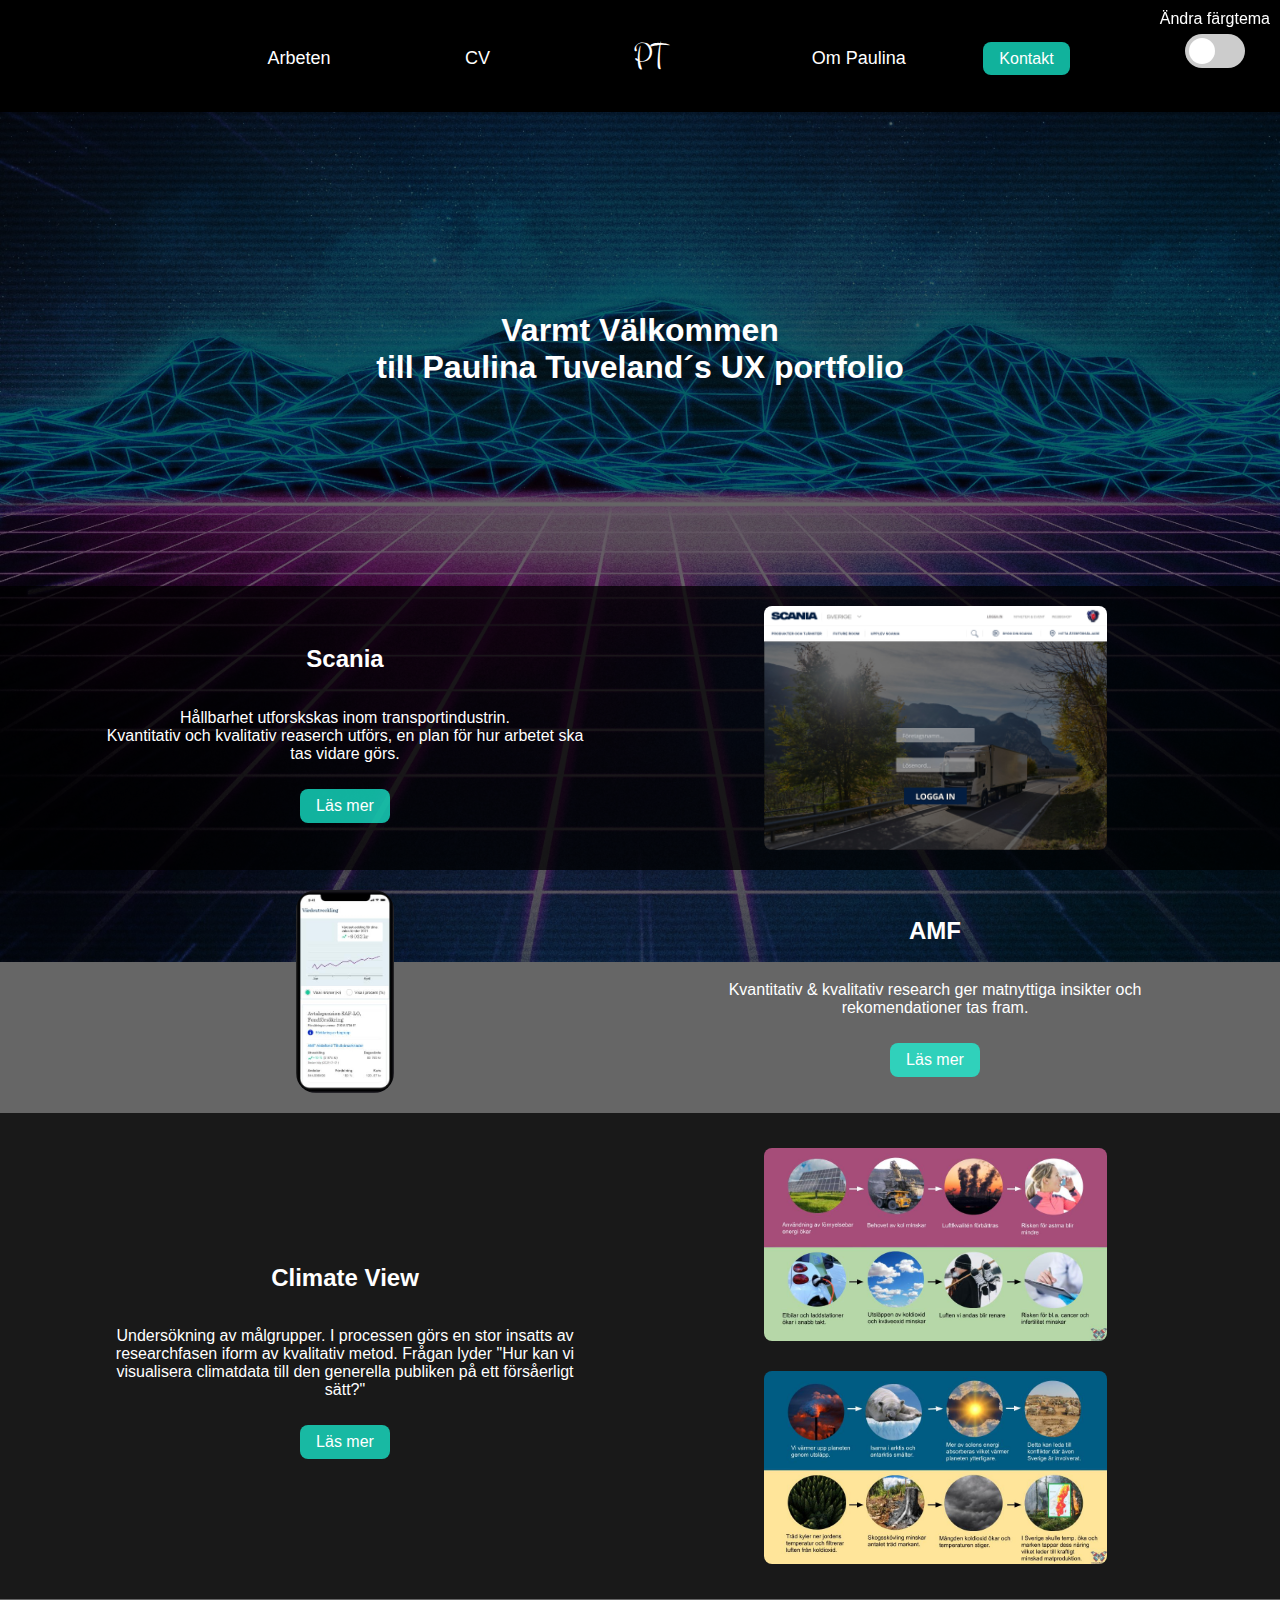
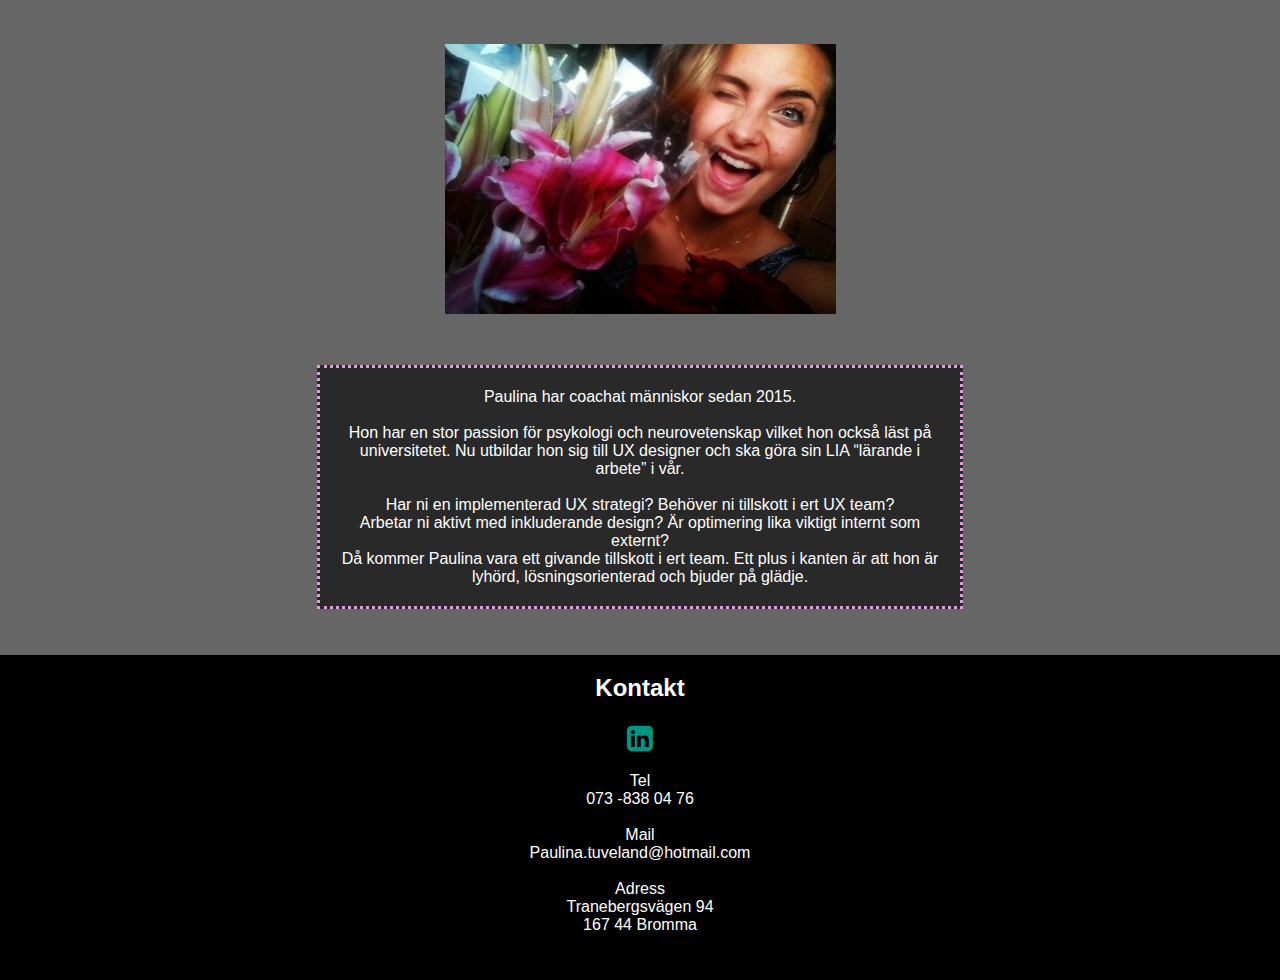
<file: index.html>
<!DOCTYPE html>
<html lang="sv">
<head>
    <meta charset="UTF-8">
    <meta http-equiv="X-UA-Compatible" content="IE=edge">
    <meta name="viewport" content="width=device-width, initial-scale=1.0">
    <title>UX Designer portfolio of Paulina Tuveland</title>
    <link rel="icon" type="image/png" href="img/woman.png">
<link href="style.css" rel="stylesheet">
<link rel="stylesheet" href="https://cdnjs.cloudflare.com/ajax/libs/font-awesome/4.7.0/css/font-awesome.min.css">
<link href="https://fonts.googleapis.com/css2?family=Montez&display=swap" rel="stylesheet">
</head>
  <body>
    <div id="wrapper">
      <header>
        <nav>
          <a id="homeLinkMobile" class="fa fa-home" href="index.html"></a> <!--Only in mobil version-->
          <a href="#work">Arbeten</a>
          <a href="CV -Paulina Tuveland - UX.pdf" target=”_blank” >CV</a>
          <a id="homeLink" href="#">PT</a>
          <a href="#about">Om Paulina</a>
          <a class="learnMore" id="navButton" href="#contact">Kontakt</a>
        </nav>
          <!--light vs night button-->
          <div id="darkModeBox">
            <span>Ändra färgtema</span>
            <label class="switch">
              <input id="darkMode" type="checkbox">
              <span class="slider round"></span>
            </label>
            </div>
      </header>

      <main>
        <section>
          <h1>Varmt Välkommen<br/>
          till Paulina Tuveland´s UX portfolio</h1>
        </section>

        <section class="dark" id="work">
          <section class="row">
            <h2>Scania</h2> 
            <p>Hållbarhet utforskskas inom transportindustrin.<br/>
             Kvantitativ och kvalitativ reaserch utförs, en plan för hur arbetet ska tas vidare görs.<br/></p>
             <a class="learnMore" href="scania.html">Läs mer</a>
          </section>

          <section class="row">
            <img id="sustainabilityPic" src="img/img-scania-portfolio.jpg" alt="Road and forest Picture" title="Scania">
          </section>
        </section>

        <section class="light"> 
          <section class="row">
            <img id="mobilPic" src="img/img-amf-mobil.jpg" alt="Mobil Mocup Amf" title="Amf">
          </section>

          <section class="row">
            <h2>AMF</h2> 
            <p>Kvantitativ & kvalitativ research ger matnyttiga insikter och rekomendationer tas fram.</p>
            <a class="learnMore" href="amf.html">Läs mer</a>
          </section>
          <!--class="mobilPicMobil" only in mobil version-->
          <img class="mobilPicMobil" src="img/img-amf-mobil.jpg" alt="Mobil Mocup Amf" title="Amf">
        </section> 

      <section a class="dark"> 
          <section class="row">
            <h2>Climate View</h2> 
            <p>Undersökning av målgrupper. I processen görs en stor insatts av researchfasen iform av kvalitativ metod. Frågan lyder "Hur kan vi visualisera climatdata till den generella publiken på ett försåerligt sätt?"</p>
            <a class="learnMore" href="climateview.html">Läs mer</a>
          </section>

          <section class="row">
            <img class="climateButterfly" src="img/img-climateButterflyPos.jpg" alt="Mocup of Climate Butterfly" title="Climate Butterfly">
            <img class="climateButterfly" src="img/img-climateButterflyNeg.jpg" alt="Mocup of Climate Butterfly" title="Climate Butterfly">
          </section>
        </section> 

        <section a id="about"> 
          <img id="profilPic" src="img/img-profilPic.jpg" alt="Profil picture of Paulina" title="profil picture">
            <p class="dottedBoarder">Paulina har coachat människor sedan 2015. <br/><br/>
              Hon har en stor passion för psykologi och neurovetenskap vilket hon också läst på universitetet. 
              Nu utbildar hon sig till UX designer och ska göra sin LIA “lärande i arbete” i vår. <br/><br/>
              Har ni en implementerad UX strategi? Behöver ni tillskott i ert UX team? <br/>
              Arbetar ni aktivt med inkluderande design? Är optimering lika viktigt internt som externt?<br/>
              Då kommer Paulina vara ett givande tillskott i ert team. 
              Ett plus i kanten är att hon är lyhörd, lösningsorienterad och bjuder på glädje.</p>
        </section> 
        <section>
          <!--Only in mobil version-->
          <a class="learnMore" id="toTopMobil" href="#">Till toppen</a>
        </section>
      </main>

      <footer id="contact">
        <h2>Kontakt</h2>
        <a href="https://www.linkedin.com/in/paulina-tuveland-68ab6b138/" title="linkedin" target=”_blank”> <i class="fa fa-linkedin-square"></i> </a>
          <p>
            Tel<br/>
            073 -838 04 76<br/><br/>
            Mail<br/>
            Paulina.tuveland@hotmail.com<br/><br/>
            Adress<br/>
            Tranebergsvägen 94<br/> 167 44 Bromma
          </p>
      </footer>
    </div>
    <script src="script.js"></script>
  </body>
</html>
</file>
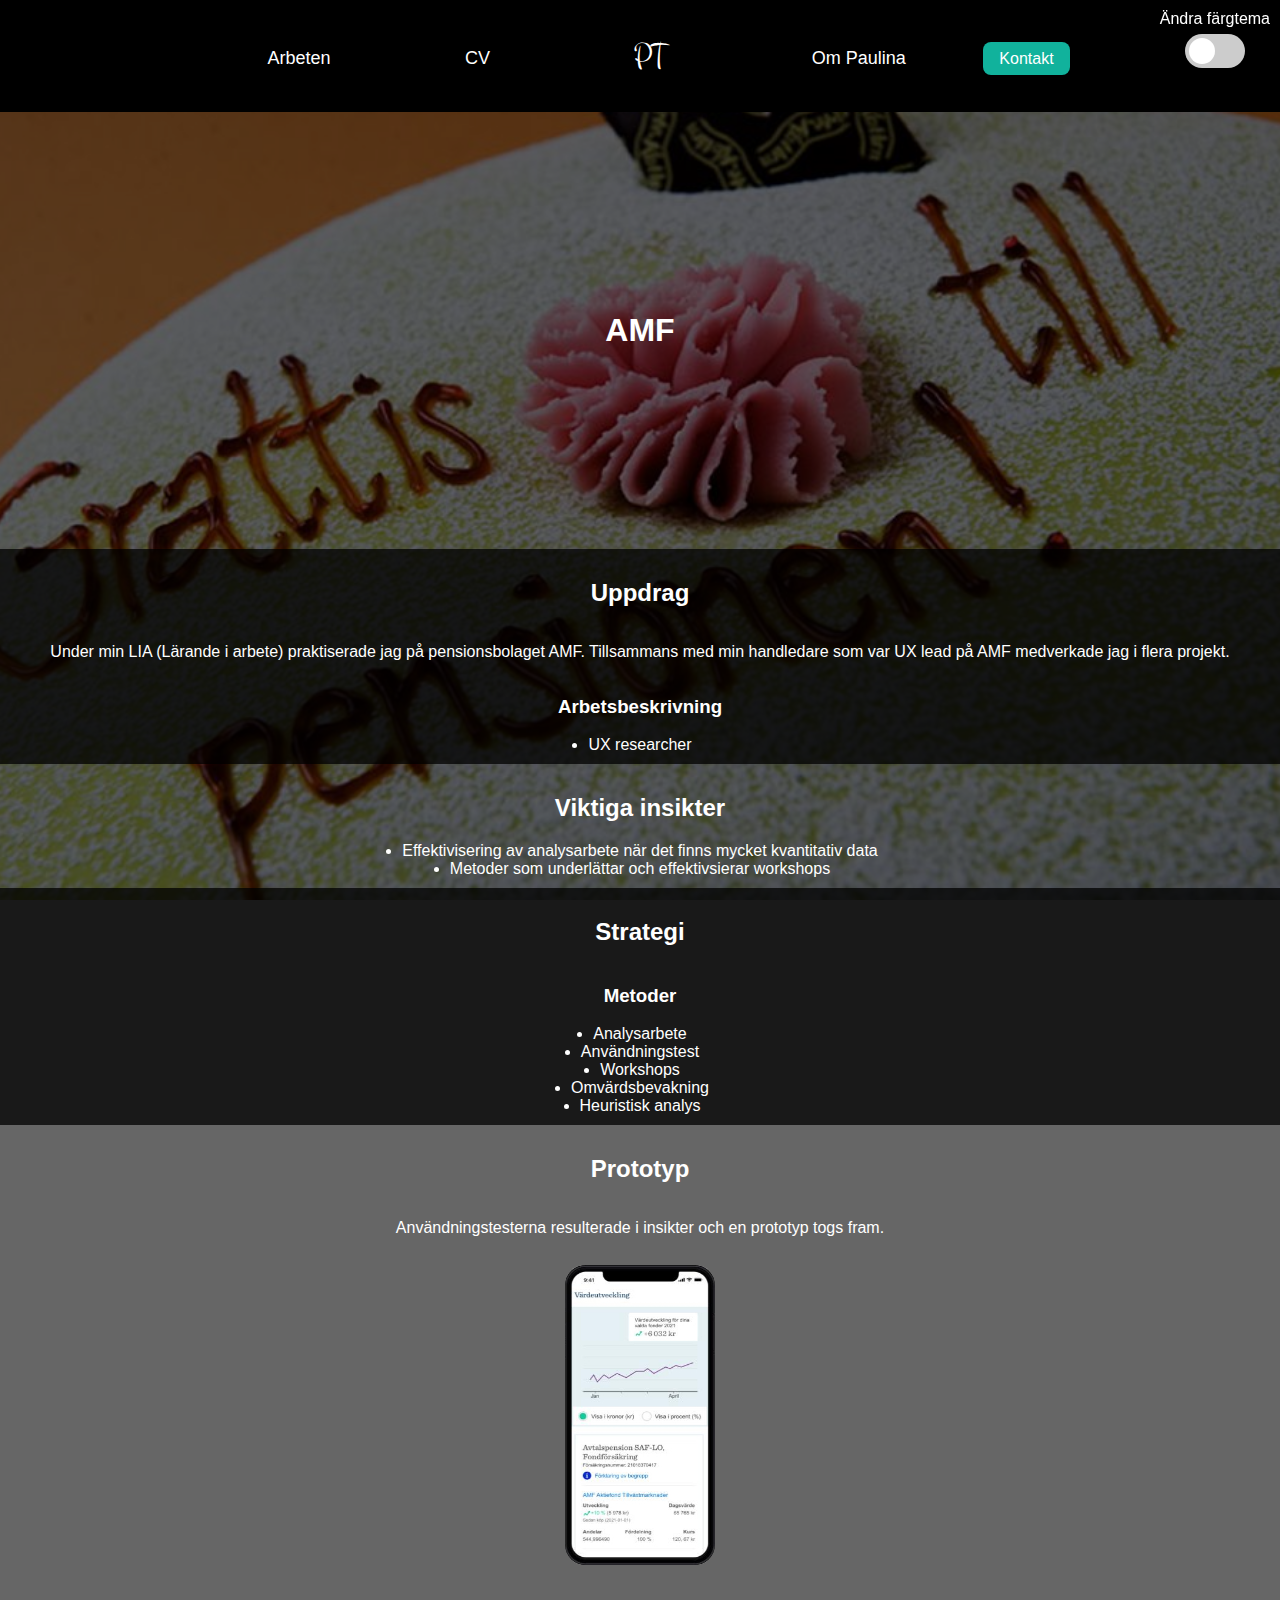
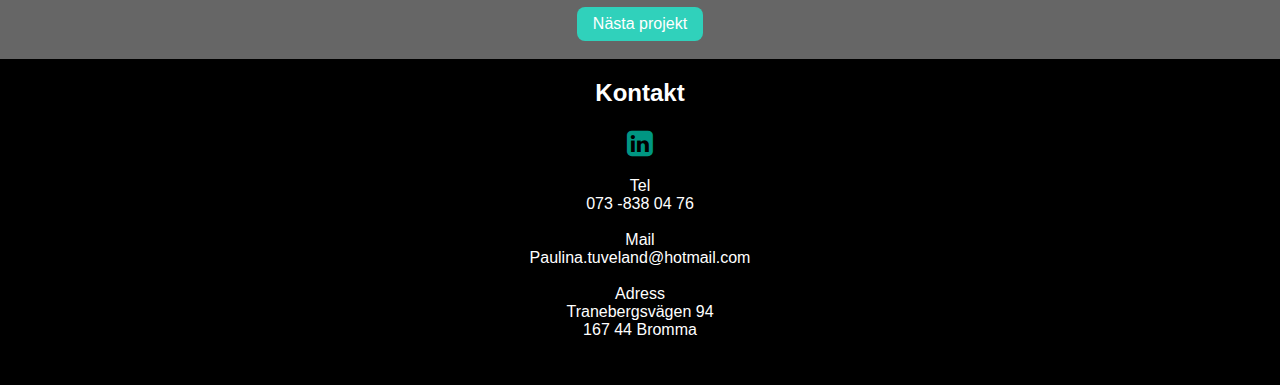
<file: amf.html>
<!DOCTYPE html>
<html lang="en">
<head>
    <meta charset="UTF-8">
    <meta http-equiv="X-UA-Compatible" content="IE=edge">
    <meta name="viewport" content="width=device-width, initial-scale=1.0">
    <title>Scania</title>
    <link rel="icon" type="image/png" href="img/woman.png">
<link href="style.css" rel="stylesheet">
<link rel="stylesheet" href="https://cdnjs.cloudflare.com/ajax/libs/font-awesome/4.7.0/css/font-awesome.min.css">
<link href="https://fonts.googleapis.com/css2?family=Montez&display=swap" rel="stylesheet">
</head>
  <body>
    <div id="wrapper">
      <header>
        <nav>
          <a id="homeLinkMobile" class="fa fa-home" href="index.html"></a> <!--mobil version-->
          <a href="index.html#work">Arbeten</a>
          <a href="CV -Paulina Tuveland - UX.pdf" target=”_blank” >CV</a>
          <a id="homeLink" href="index.html">PT</a>
          <a href="index.html#about">Om Paulina</a>
          <a class="learnMore" id="navButton" href="#contact">Kontakt</a>
        </nav>
         <!--light vs night button-->
         <div id="darkModeBox">
          <span>Ändra färgtema</span>
          <label class="switch">
            <input id="darkMode" type="checkbox">
            <span class="slider round"></span>
          </label>
          </div>
      <!--light vs night button-->
      </header>

      <main id="mainAmf">
        <section>
          <h1>AMF</h1>
        </section>

        <section class="darkOtherPage">
            <h2>Uppdrag</h2> 
              <p>Under min LIA (Lärande i arbete) praktiserade jag på pensionsbolaget AMF. Tillsammans med min handledare som var UX lead på AMF medverkade jag i flera projekt.</p>
            <h3>Arbetsbeskrivning</h3>   
              <li>UX researcher</li>
        </section>

        <section> 
          <h2>Viktiga insikter</h2> 
          <li>Effektivisering av analysarbete när det finns mycket kvantitativ data</li>
          <li>Metoder som underlättar och effektivsierar workshops</li>
        </section> 

        <section class="darkOtherPage"> 
            <h2>Strategi</h2> 
            <h3>Metoder</h3>
              <li>Analysarbete</li>
              <li>Användningstest</li>
              <li>Workshops</li>
              <li>Omvärdsbevakning</li>
              <li>Heuristisk analys</li>
        </section> 

        <section>
          <h2>Prototyp</h2>
          <p>Användningstesterna resulterade i insikter och en prototyp togs fram.</p>
          <img id="mobilPicAmf" src="img/img-amf-mobil.jpg" alt="Mobil Mocup Amf" title="Amf">
      </section>


        <section>
          <a class="learnMore" href="climateview.html">Nästa projekt</a>
          <!--Only in mobil version-->
          <a class="learnMore" id="toTopMobil" href="#">Till toppen</a>
        </section>
      </main>

      <footer id="contact">
        <h2>Kontakt</h2>
        <a href="https://www.linkedin.com/in/paulina-tuveland-68ab6b138/" title="linkedin" target=”_blank”> <i class="fa fa-linkedin-square"></i> </a>
          <p>
            Tel<br/>
            073 -838 04 76<br/><br/>
            Mail<br/>
            Paulina.tuveland@hotmail.com<br/><br/>
            Adress<br/>
            Tranebergsvägen 94<br/> 167 44 Bromma
          </p>
      </footer>
    </div>
    <script src="script.js"></script>
  </body>
</html>
</file>
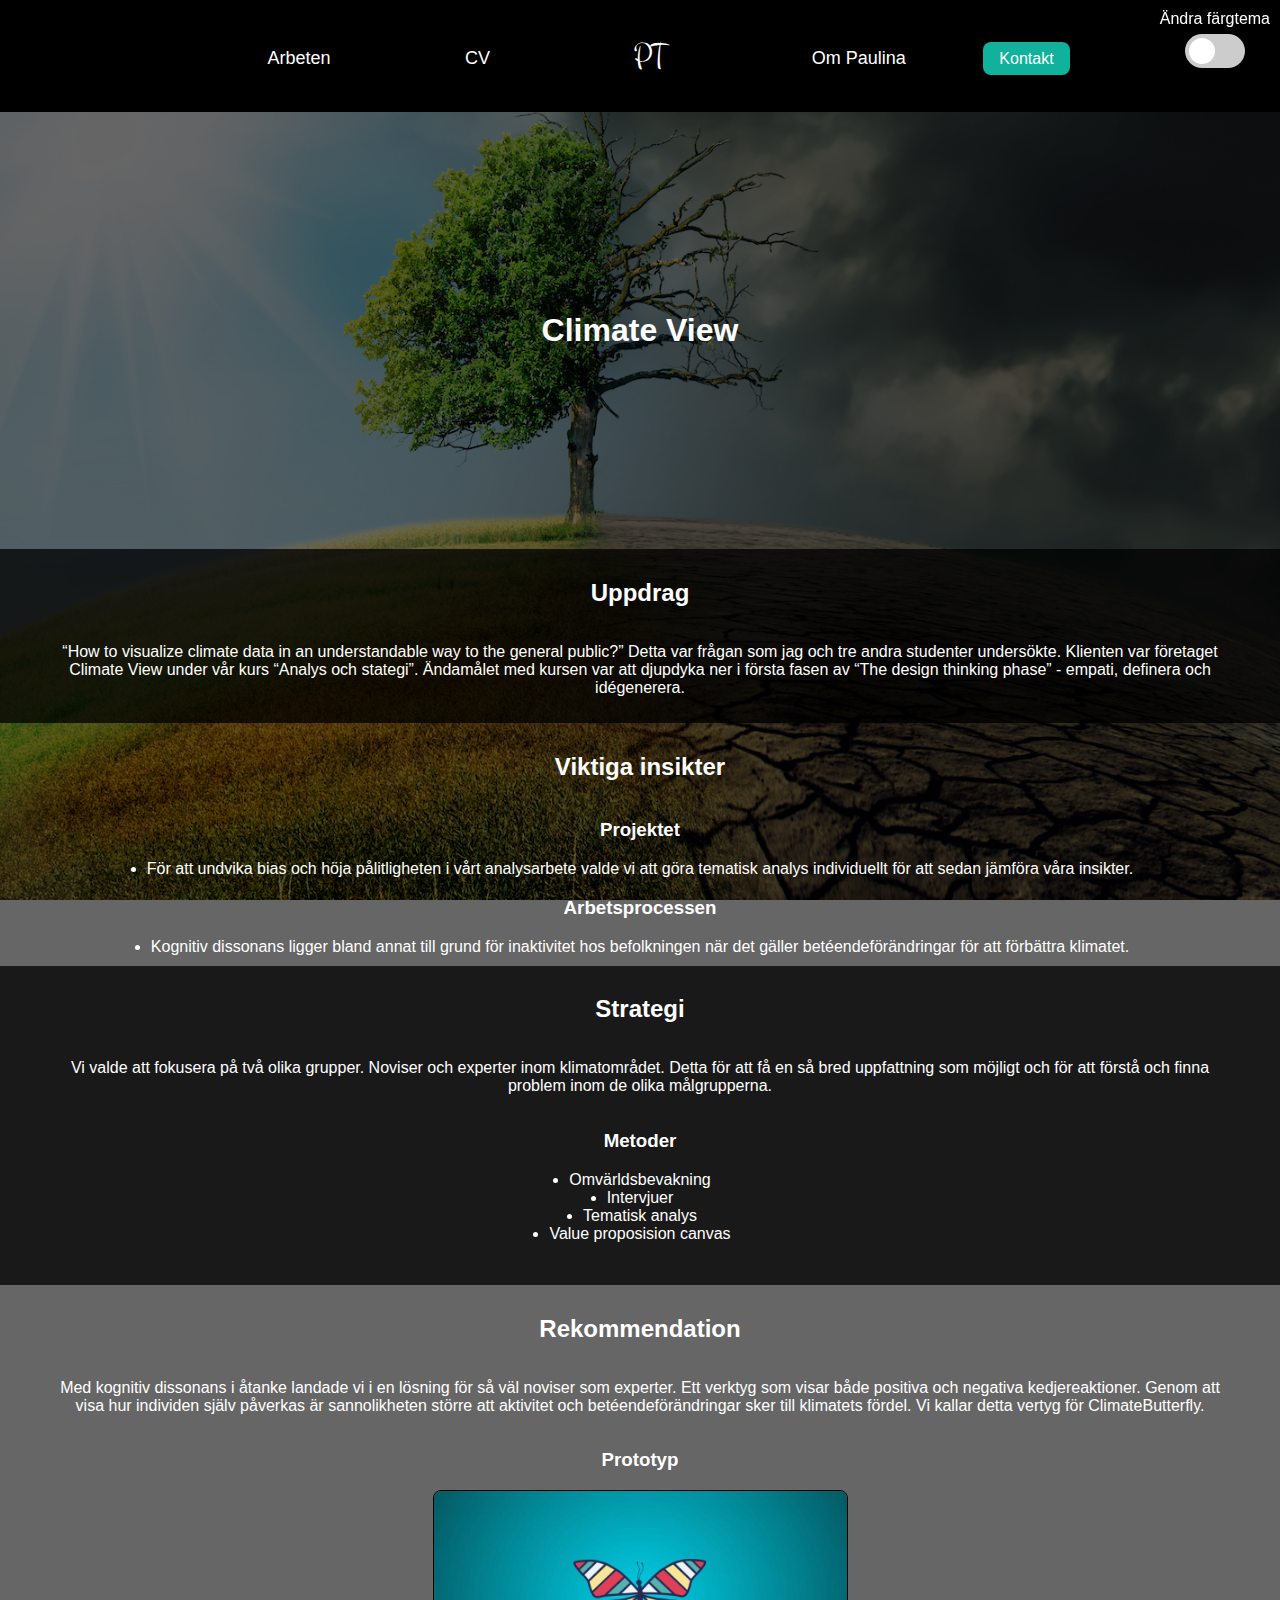
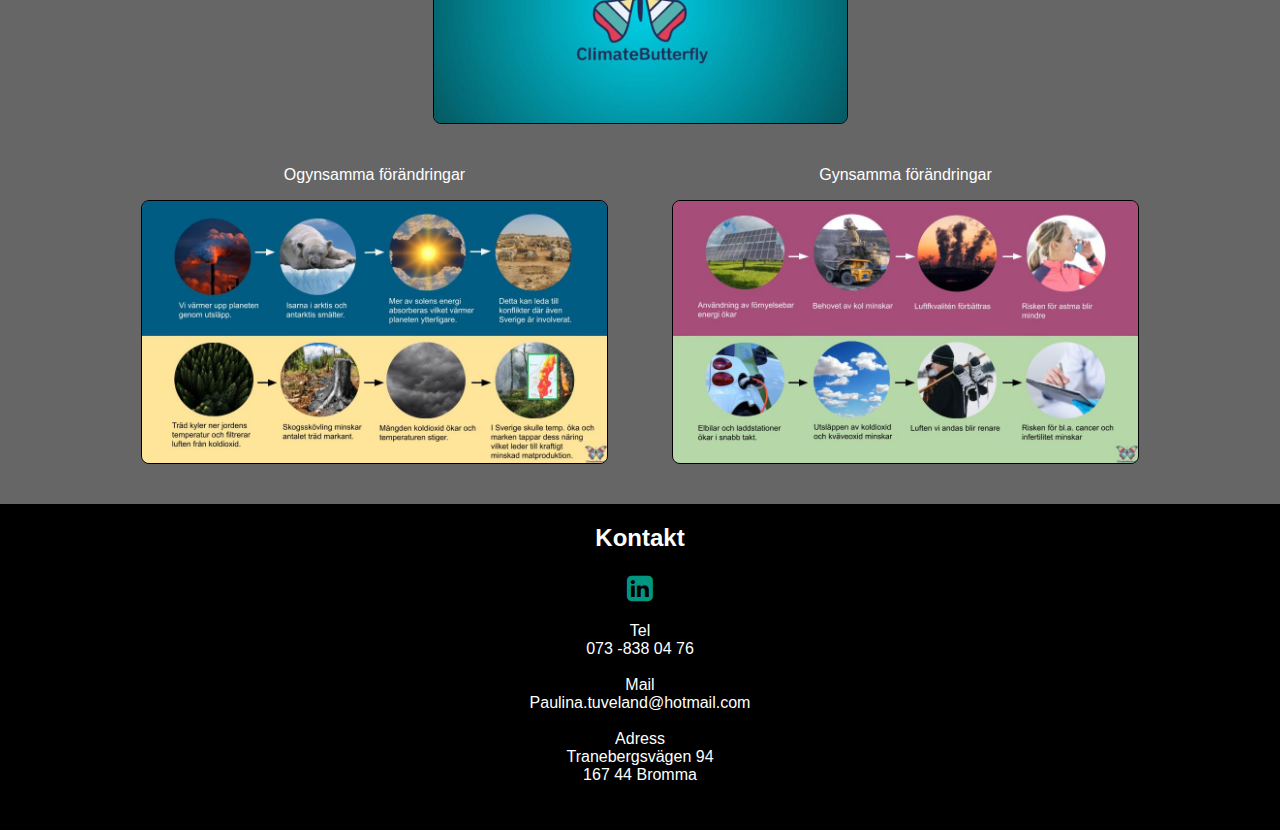
<file: climateview.html>
<!DOCTYPE html>
<html lang="en">
<head>
    <meta charset="UTF-8">
    <meta http-equiv="X-UA-Compatible" content="IE=edge">
    <meta name="viewport" content="width=device-width, initial-scale=1.0">
    <title>Scania</title>
    <link rel="icon" type="image/png" href="img/woman.png">
<link href="style.css" rel="stylesheet">
<link rel="stylesheet" href="https://cdnjs.cloudflare.com/ajax/libs/font-awesome/4.7.0/css/font-awesome.min.css">
<link href="https://fonts.googleapis.com/css2?family=Montez&display=swap" rel="stylesheet">
</head>
  <body>
    <div id="wrapper">
      <header>
        <nav>
          <a id="homeLinkMobile" class="fa fa-home" href="index.html"></a> <!--mobil version-->
          <a href="index.html#work">Arbeten</a>
          <a href="CV -Paulina Tuveland - UX.pdf" target=”_blank” >CV</a>
          <a id="homeLink" href="index.html">PT</a>
          <a href="index.html#about">Om Paulina</a>
          <a class="learnMore" id="navButton" href="#contact">Kontakt</a>
        </nav>
         <!--light vs night button-->
         <div id="darkModeBox">
          <span>Ändra färgtema</span>
          <label class="switch">
            <input id="darkMode" type="checkbox">
            <span class="slider round"></span>
          </label>
          </div>
      <!--light vs night button-->
      </header>

      <main id="mainClimateView">
        <section>
          <h1>Climate View</h1>
        </section>

        <section class="darkOtherPage">
            <h2>Uppdrag</h2> 
            <p>“How to visualize climate data in an understandable way to the general public?”
              Detta var frågan som jag och tre andra studenter undersökte. Klienten var företaget Climate View under vår kurs “Analys och stategi”. 
              Ändamålet med kursen var att djupdyka ner i första fasen av “The design thinking phase” - empati, definera och idégenerera.</p>
        </section>

        <section> 
          <h2>Viktiga insikter</h2> 
          <h3>Projektet</h3>
            <li>För att undvika bias och höja pålitligheten i vårt analysarbete valde vi att göra tematisk analys individuellt för att sedan jämföra våra insikter.</li>
          <h3>Arbetsprocessen</h3>
           <li>Kognitiv dissonans ligger bland annat till grund för inaktivitet hos befolkningen när det gäller betéendeförändringar för att förbättra klimatet.</li>
           
        </section> 

        <section class="darkOtherPage"> 
            <h2>Strategi</h2> 
            <p>Vi valde att fokusera på två olika grupper. 
                Noviser och experter inom klimatområdet. 
                Detta för att få en så bred uppfattning som möjligt och för att förstå och finna problem inom de olika målgrupperna.</p>
                <h3>Metoder</h3>
                <li>Omvärldsbevakning</li>
                <li>Intervjuer</li>
                <li>Tematisk analys</li>
                <li>Value proposision canvas</li>
            </p>
        </section> 

        <section>
            <h2>Rekommendation</h2> 
            <p>Med kognitiv dissonans i åtanke landade vi i en lösning för så väl noviser som experter. Ett verktyg som visar både positiva och negativa kedjereaktioner.  
                Genom att visa hur individen själv påverkas är sannolikheten större att aktivitet och betéendeförändringar sker till klimatets fördel.
                Vi kallar detta vertyg för ClimateButterfly.</p>
                <h3>Prototyp</h3>
            <img class="img-box2" src="img/img-climateButterfly.jpg" alt="ClimateButterfly">
              <section id="gallery2" class="row">
                <div>
                  <p>Ogynsamma förändringar</p>
                  <img class="img-box3" src="img/img-climateButterflyNeg.jpg" alt="ClimateButterfly negative changes">
                </div>
                <div>
                  <p>Gynsamma förändringar</p>
                  <img class="img-box3" src="img/img-climateButterflyPos.jpg" alt="ClimateButterfly positive changes">
              </div>
              </section>
              <!--Only in mobil version-->
              <a class="learnMore" id="toTopMobil" href="#">Till toppen</a>
        </section> 

      </main>

      <footer id="contact">
        <h2>Kontakt</h2>
        <a href="https://www.linkedin.com/in/paulina-tuveland-68ab6b138/" title="linkedin" target=”_blank”> <i class="fa fa-linkedin-square"></i> </a>
          <p>
            Tel<br/>
            073 -838 04 76<br/><br/>
            Mail<br/>
            Paulina.tuveland@hotmail.com<br/><br/>
            Adress<br/>
            Tranebergsvägen 94<br/> 167 44 Bromma
          </p>
      </footer>
    </div>
    <script src="script.js" ></script>
  </body>
</html>
</file>
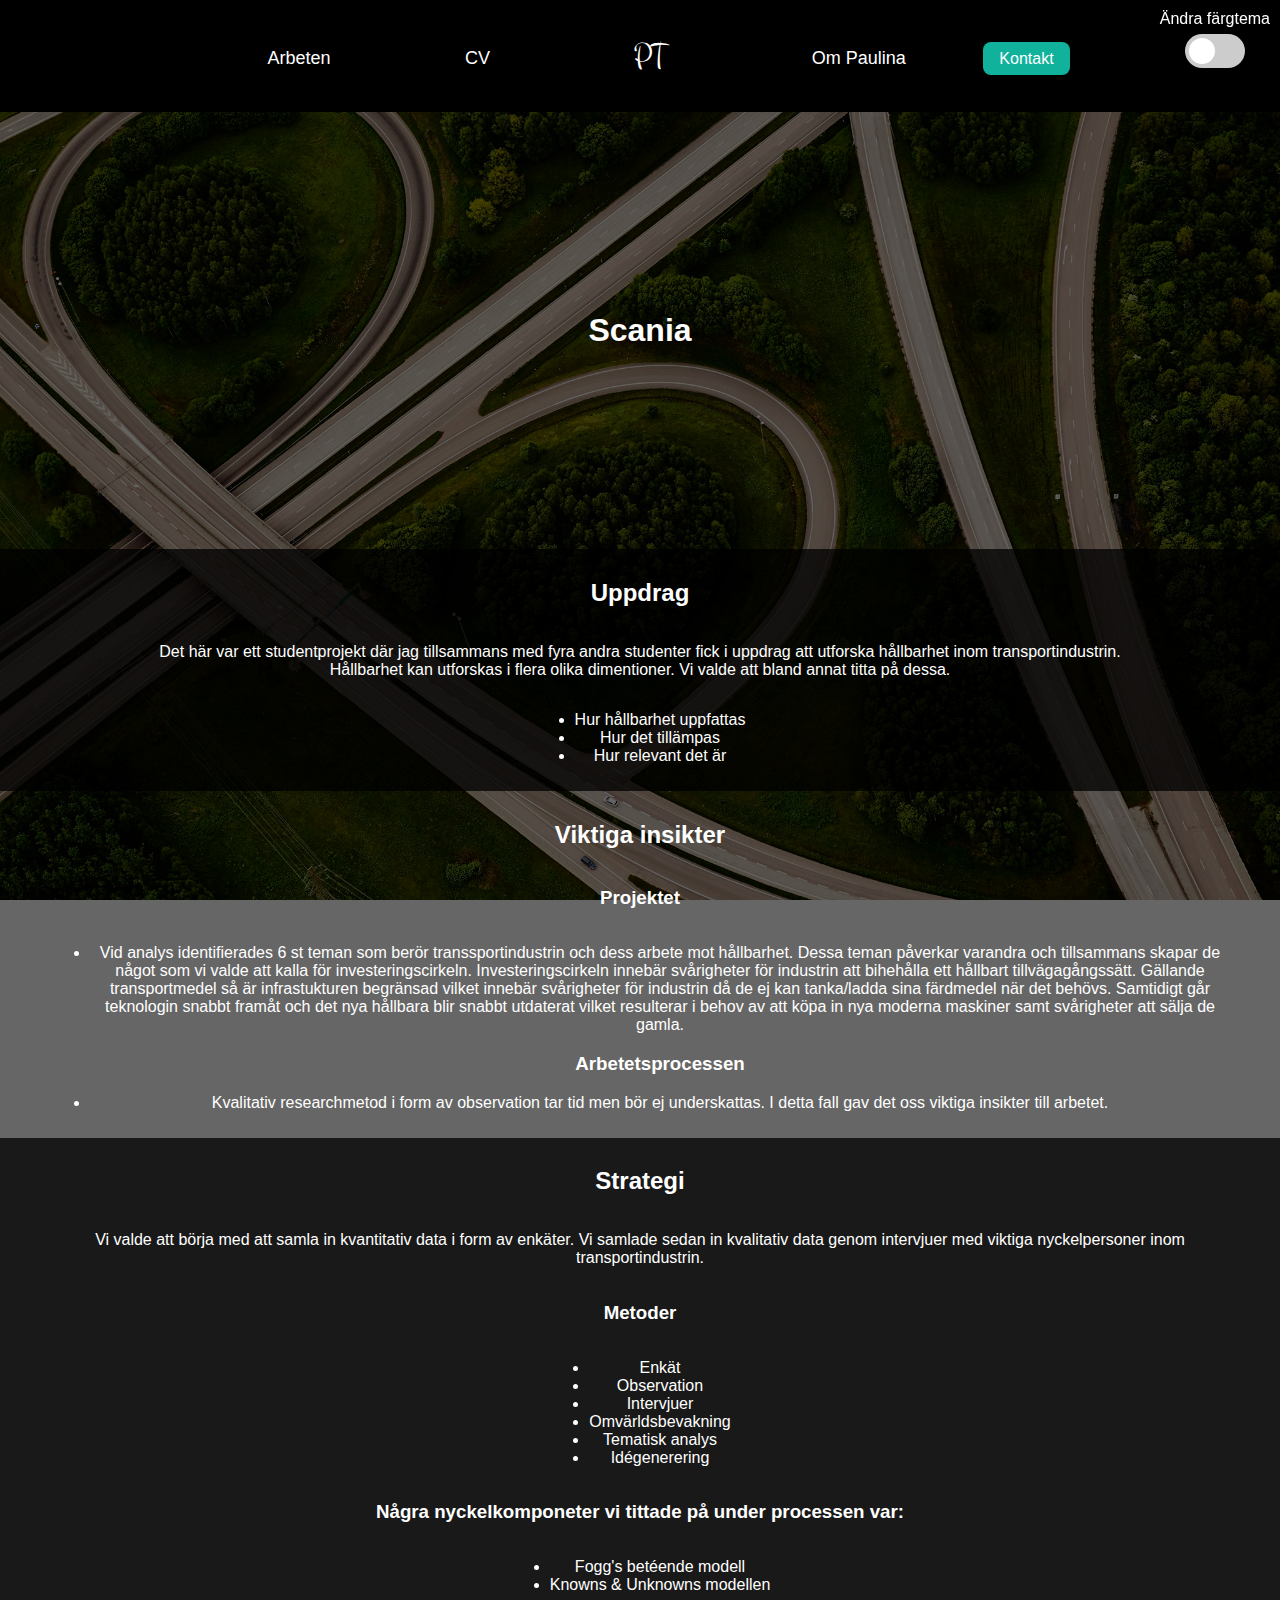
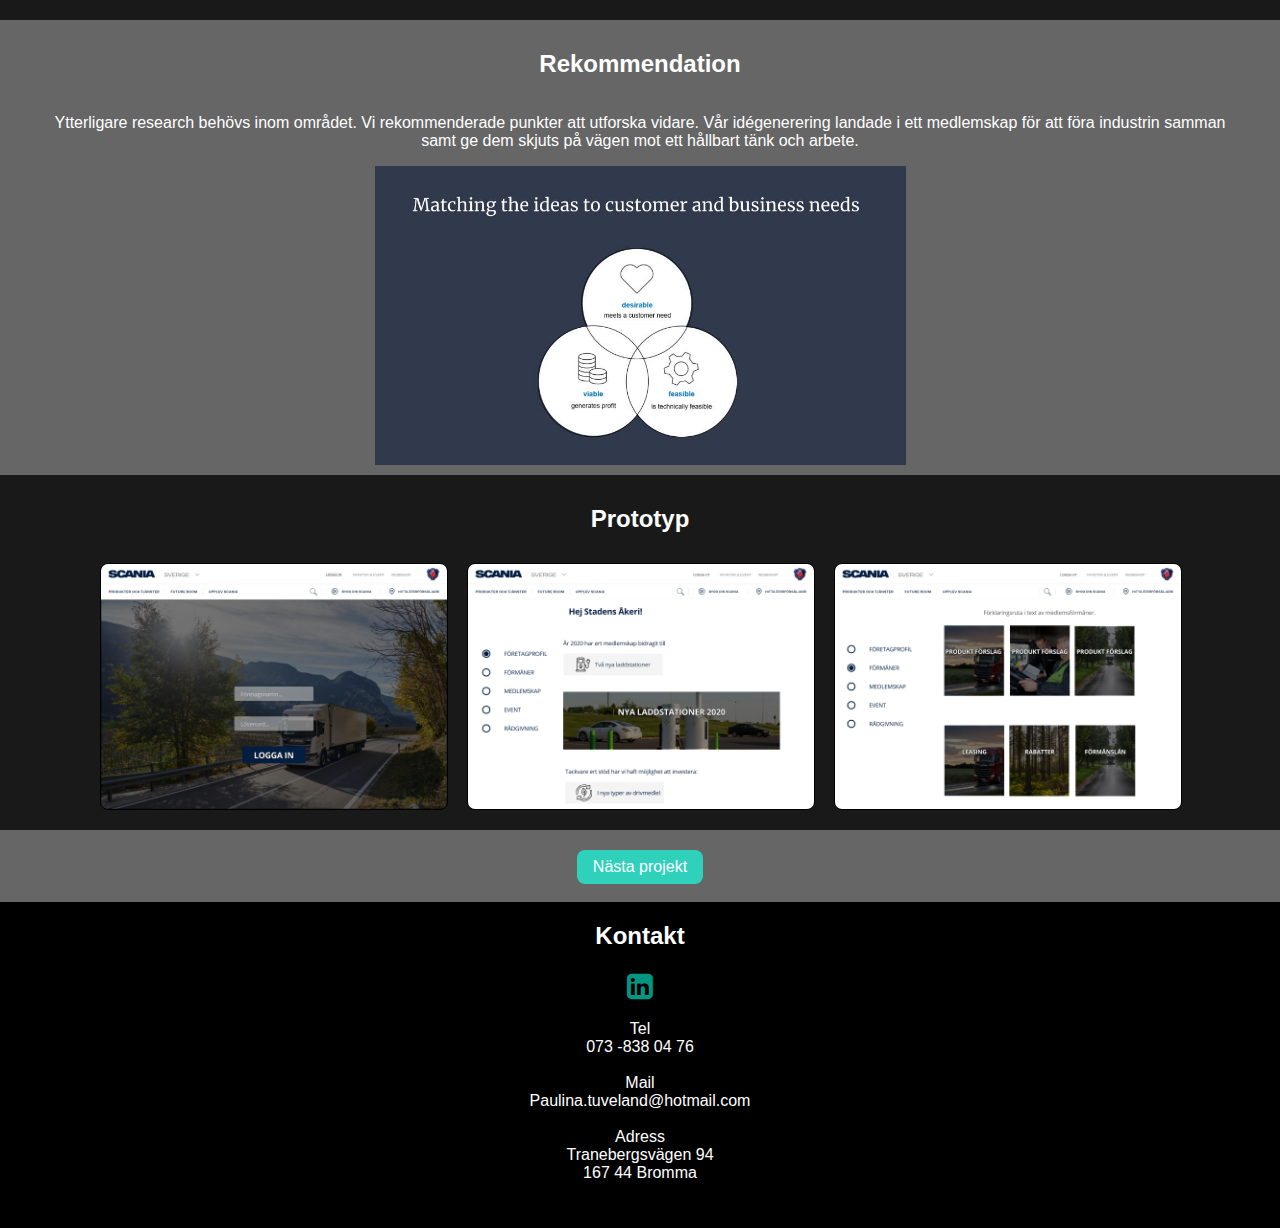
<file: scania.html>
<!DOCTYPE html>
<html lang="en">
<head>
    <meta charset="UTF-8">
    <meta http-equiv="X-UA-Compatible" content="IE=edge">
    <meta name="viewport" content="width=device-width, initial-scale=1.0">
    <title>Scania</title>
    <link rel="icon" type="image/png" href="img/woman.png">
<link href="style.css" rel="stylesheet">
<link rel="stylesheet" href="https://cdnjs.cloudflare.com/ajax/libs/font-awesome/4.7.0/css/font-awesome.min.css">
<link href="https://fonts.googleapis.com/css2?family=Montez&display=swap" rel="stylesheet">
</head>
  <body>
    <div id="wrapper">
      <header>
        <nav>
          
          <a id="homeLinkMobile" class="fa fa-home" href="index.html"></a> <!--mobil version-->
          <a href="index.html#work">Arbeten</a>
          <a href="CV -Paulina Tuveland - UX.pdf" target=”_blank” >CV</a>
          <a id="homeLink" href="index.html">PT</a>
          <a href="index.html#about">Om Paulina</a>
          <a class="learnMore" id="navButton" href="#contact">Kontakt</a>
        </nav>
         <!--light vs night button-->
         <div id="darkModeBox">
          <span>Ändra färgtema</span>
          <label class="switch">
            <input id="darkMode" type="checkbox">
            <span class="slider round"></span>
          </label>
          </div>
      <!--light vs night button-->
      </header>

      <main id="mainScania">
        <section>
          <h1>Scania</h1>
        </section>

        <section class="darkOtherPage">
            <h2>Uppdrag</h2> 
            <p>Det här var ett studentprojekt där jag tillsammans med fyra andra studenter fick i uppdrag att utforska hållbarhet inom transportindustrin.<br/> 
              Hållbarhet kan utforskas i flera olika dimentioner. Vi valde att bland annat titta på dessa.</p>
                <ul>
                  <li>Hur hållbarhet uppfattas</li>
                  <li>Hur det tillämpas</li>
                  <li>Hur relevant det är</li>
                </ul>
        </section>

        <section>
            <h2>Viktiga insikter</h2> 
            <h3>Projektet</h3>
            <ul>
              <li>Vid analys identifierades 6 st teman som berör transsportindustrin och dess arbete mot hållbarhet.
                  Dessa teman påverkar varandra och tillsammans skapar de något som vi valde att kalla för investeringscirkeln.
                  Investeringscirkeln innebär svårigheter för industrin att bihehålla ett hållbart tillvägagångssätt. 
                  Gällande transportmedel så är infrastukturen begränsad vilket innebär svårigheter för industrin då de ej kan tanka/ladda sina färdmedel när det behövs.
                  Samtidigt går teknologin snabbt framåt och det nya hållbara blir snabbt utdaterat vilket resulterar i behov av att köpa in nya moderna maskiner samt svårigheter att sälja de gamla.</li>
                  <h3>Arbetetsprocessen</h3>
              <li>Kvalitativ researchmetod i form av observation tar tid men bör ej underskattas. I detta fall gav det oss viktiga insikter till arbetet.</li>
          </ul>
        </section> 

        <section class="darkOtherPage"> 
            <h2>Strategi</h2> 
              <p>Vi valde att börja med att samla in kvantitativ data i form av enkäter. Vi samlade sedan in kvalitativ data genom intervjuer med viktiga nyckelpersoner inom transportindustrin.</p>
              <h3>Metoder</h3>
              <ul>
                <li>Enkät</li>
                <li>Observation</li>
                <li>Intervjuer</li>
                <li>Omvärldsbevakning</li>
                <li>Tematisk analys</li>
                <li>Idégenerering</li>
              </ul>
              <h3>Några nyckelkomponeter vi tittade på under processen var:</h3>  
              <ul>
                <li>Fogg's betéende modell</li>
                <li>Knowns & Unknowns modellen</li>
              </ul>
        </section> 

        <section>
            <h2>Rekommendation</h2>
            <p>Ytterligare research behövs inom området. Vi rekommenderade punkter att utforska vidare.
                Vår idégenerering landade i ett medlemskap för att föra industrin samman samt ge dem skjuts på vägen mot ett hållbart tänk och arbete. </p>
                <img id="img-scania" src="img/Img-Scania-customer-and-business-needs.jpg" alt="Customer and business needs">
        </section>

        <section class="darkOtherPage"> 
          <h2>Prototyp</h2>
          <section id="gallery" class="row">
            <img class="img-box" src="img/img-a.jpg" alt="Scania log in">
            <img class="img-box" src="img/img-b.jpg" alt="Scania log in">
            <img class="img-box" src="img/img-c.jpg" alt="Scania log in">
          </section>
        </section>

        <section>
          <a class="learnMore" href="amf.html">Nästa projekt</a>
          <!--Only in mobil version-->
          <a class="learnMore" id="toTopMobil" href="#">Till toppen</a>
        </section>
      </main>

      <footer id="contact">
        <h2>Kontakt</h2>
        <a href="https://www.linkedin.com/in/paulina-tuveland-68ab6b138/" title="linkedin" target=”_blank”> <i class="fa fa-linkedin-square"></i> </a>
          <p>
            Tel<br/>
            073 -838 04 76<br/><br/>
            Mail<br/>
            Paulina.tuveland@hotmail.com<br/><br/>
            Adress<br/>
            Tranebergsvägen 94<br/> 167 44 Bromma
          </p>
      </footer>
    </div>
    <script src="script.js"></script>
  </body>
</html>
</file>
<file: style.css>
html, body{
  margin: 0;
  padding: 0;
}
#wrapper{
  display: flex;
  flex-direction: column;
  font-family: Tahoma, Verdana, Segoe, sans-serif;
  color: white;
}

/* light vs night button */

* {
  transition: background-color 0.6s ease, color 1s ease;
}

#wrapper section {
  color:  white;  
}
#wrapper.classLightMode section {
  background-color: rgba(255, 255, 255, 0.699); 
  color:  black;  
}

#wrapper.classLightMode header, 
#wrapper.classLightMode nav a{
  background-color: white; 
  color: black;
}

#wrapper.classLightMode nav a:hover{
  color: rgb(196, 186, 186);
}

#wrapper.classLightMode .learnMore{
  background-color: rgba(24, 255, 224, 0.699);
  color: black;
}

#wrapper.classLightMode .learnMore:hover{
  background-color: rgba(0, 150, 130, 0.699);
}

#wrapper.classLightMode section.dark{
  background-color: rgba(255, 255, 255, 0.900); 
}

#wrapper.classLightMode section.darkOtherPage{
  background-color: rgba(255, 255, 255, 0.900); 
}

#wrapper.classLightMode section.row{   /*To get rid of the extra black box that was created with "section.row = fr fr".*/
  background-color: rgba(255, 255, 255, 0); 
}

#wrapper.classLightMode .dottedBoarder{
  background-color: rgba(255, 255, 255, 0.699); 
}

#wrapper.classLightMode footer {
  background-color: white; 
  color: black;
}

header{
  background-color: #000000;
  display: flex;
  flex-direction: column;
  align-items: center;
  padding: 35px;
  position: sticky;
  top: 0;
}

nav a {
  font-size: 18px;
  text-decoration: none;
  color: white;
  padding: 40px 65px 40px 65px;
}
nav a:hover{
  color: rgb(151, 141, 141);
}


#homeLink{
  font-family:'Montez', cursive;
  font-size: xx-large;
  padding: 0 75px;
}

#homeLinkMobile{
  display:none;
  }


.learnMore{
  background-color: rgba(24, 255, 224, 0.699);
  text-decoration: none;
  font-size: 16px;
  border-radius: 8px;
  color: white;
  padding: 8px 16px;
  border: none;
  margin: 10px 8px 8px 8px;
}

.learnMore:hover{
  background-color: rgba(0, 150, 130, 0.699);
}

/* light vs night button */

#darkModeBox{
  position: fixed;  /*To place the toggle to the right, outside header and nav*/
  top: 10px;
  right: 10px;
  display: flex;
  flex-direction: column;
  align-items: center;
  gap: 6px;
}

/* The switch - the box around the slider */
.switch {
  position: relative;
  display: inline-block;
  width: 60px;
  height: 34px;
}

/* Hide default HTML checkbox */
.switch input {
  opacity: 0;
  width: 0;
  height: 0;
}

/* The slider */
.slider {
  position: absolute;
  cursor: pointer;
  top: 0;
  left: 0;
  right: 0;
  bottom: 0;
  background-color: #ccc;
  -webkit-transition: .4s;
  transition: .4s;
}

.slider:before {
  position: absolute;
  content: "";
  height: 26px;
  width: 26px;
  left: 4px;
  bottom: 4px;
  background-color: white;
  -webkit-transition: .4s;
  transition: .4s;
}

input:checked + .slider {
  background-color: rgba(24, 255, 224, 0.699);
}

input:focus + .slider {
  box-shadow: 0 0 1px #2196F3;
}

input:checked + .slider:before {
  -webkit-transform: translateX(26px);
  -ms-transform: translateX(26px);
  transform: translateX(26px);
}

/* Rounded sliders */
.slider.round {
  border-radius: 34px;
}

.slider.round:before {
  border-radius: 50%;
}

main{
  background-image: url("img/img-berg.jpg");
  background-position: center;
  background-repeat: no-repeat;
  background-size: cover;
  background-attachment: fixed;
}

#mainScania{
  background-image: url("img/img-scania-sustainability.jpg");
}

#mainAmf{
  background-image: url("img/img-pension.jpg");
}

#mainClimateView{
background-image: url("img/img-climate.jpg");
}

section{
  display: flex;  
  flex-direction: column;
  align-items: center;
  background-color: rgba(0,0,0,0.6);
  padding: 10px 50px 10px 50px;
  text-align: center;
  scroll-margin-top: 150px;
 }

 h1{
  margin: 190px 0px;
}

 section.dark{
  display: grid;  
  grid-template-columns: 1fr 1fr;
  background-color: rgba(0,0,0,0.9);
  align-items: center;
}

section.light{
  display: grid;  
  grid-template-columns: 1fr 1fr;
  align-items: center;
}

section.darkOtherPage{
    display: flex;
    flex-direction: column;
    align-items: center;
    background-color: rgba(0,0,0,0.9);
  }
  

section.row{
background-color: rgba(0,0,0,0); /*To get rid of the extra black box that was created with "section.row = fr fr".*/
}


#sustainabilityPic{
  width: 70%; 
  border-radius: 8px;
}

#mobilPic{
  width: 20%; 
  border-radius: 20px;
}

.mobilPicMobil{
  display: none;
  width: 20%; 
  border-radius: 20px;
}

.climateButterfly{
  width: 70%; 
  border-radius: 8px;
  margin: 15px 0px;
}

#profilPic{
margin: 35px;
}

.dottedBoarder{
border-style: dotted;
width: 600px;  
padding: 20px;
border-color: plum;
background-color: rgba(0,0,0,0.6);
}

#img-scania{
  width: 45%;
}

#gallery{
  display: grid;  
  grid-template-columns: 1fr 1fr 1fr;
  gap: 2%;
  align-items: center;
}

.img-box{
  width: 100%;
  border: 1px solid black;
  border-radius: 8px;

}


/* amf.html */
#mobilPicAmf{
  height: 300px;
  width: 150px;
  border-radius: 20px;
  margin: 12px;
}

/* climateView.html */
#gallery2{
  display: grid;  
  grid-template-columns: 1fr 1fr;
  gap: 14px;
  align-items: center;
  margin: 16px;
}

.img-box2{
  width: 35%;
  border: 1px solid black;
  border-radius: 8px;
}
.img-box3{
  width: 90%;
  border: 1px solid black;
  border-radius: 8px;
}

footer {
  display: flex;
  background-color: #000000;
  color: FFFFFF;
  flex-direction: column;
  align-items: center;
  text-align: center;
  padding: 0 0 30px 0;
}

footer a{
  font-size: 30px;
  color: rgba(0, 150, 130);
}


#toTopMobil{
  display: none;
}

.dark-mode {
  background-color: white;
  color: black;
}

/* Mobil version */
@media (max-width: 600px) {

  header a, header {
    float: none;
    display: block;
    text-align: center;
    padding: 0px;
    position: relative;
  }

  #darkModeBox{
  position: absolute;  /*absolute - to get the toggle inside the header*/
  }

  nav a{
    margin: 5%;
  }

  #homeLink{
  display: none;
  }
  
  #homeLinkMobile{
  display:block;
  font-size: x-large;
  }

  #navButton{
    display:inline-block;
    width: 22%;
 
  }

  /*I tried to fix the background img in mobil version*/
  main, #mainScania, #mainAmf, #mainClimateView{
    background-size: 100%;
    background-color: #000000;
  }

  section{
    padding: 20px;
  }

  section.dark, section.light, section.row, section.darkOtherPage, #gallery, #gallery2 {
    box-sizing: border-box;
    display: block;
    width: 100%;
    }

  /* picture in browser - amf */
  #mobilPic{
    width: 50%;
    display: none; 
  }

  .mobilPicMobil{
    width: 30%; 
    display: block;
    display:inline-block;
    margin-top: 5%;
  }

  /* All the picture with 100% */
  .climateButterfly, #sustainabilityPic, #profilPic, .dottedBoarde, #img-scania, .img-box3, .dottedBoarder {
    width: 100%;
  }

  /* Scania picture */
  .img-box{
    width: 100%;
    margin-top: 5%;
  }

/* Climate View picture */

  .img-box2{
    width: 90%;
  }

  #toTopMobil{
    display:block;
  }

}
</file>
